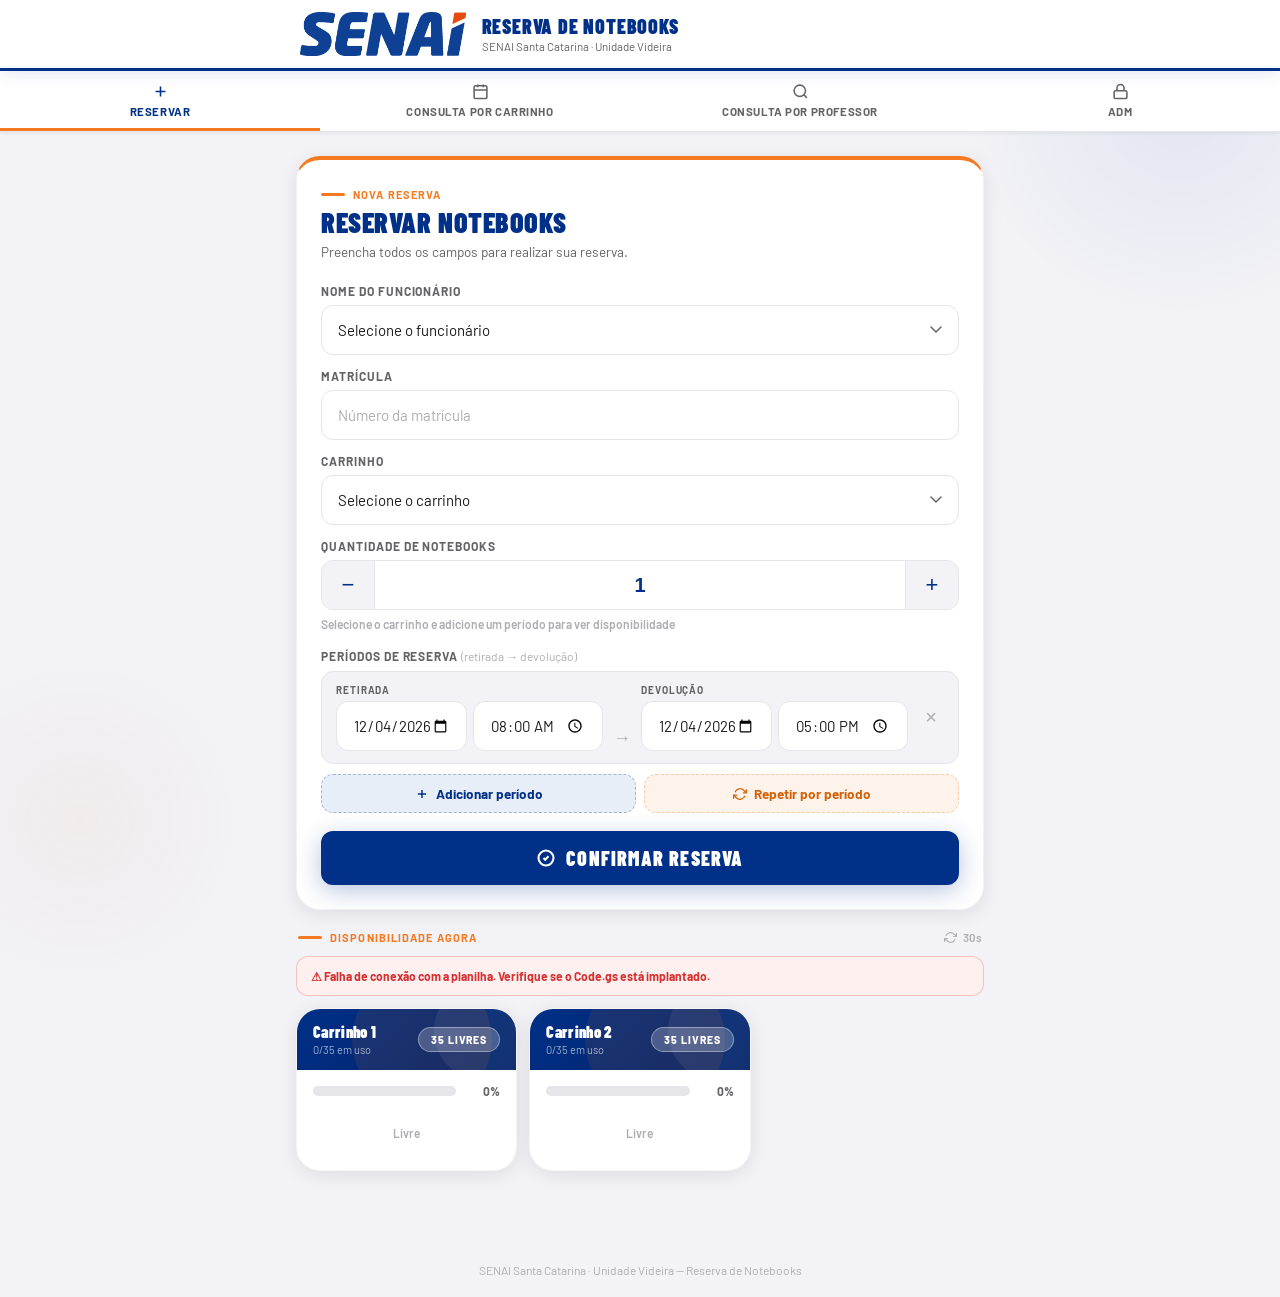
<file: index.html>
<!DOCTYPE html>
<html lang="pt-BR">
<head>
  <meta charset="UTF-8">
  <meta name="viewport" content="width=device-width, initial-scale=1.0">
  <title>Reserva de Notebooks — SENAI SC</title>
  <link rel="preconnect" href="https://fonts.googleapis.com">
  <link rel="preconnect" href="https://fonts.gstatic.com" crossorigin>
  <link rel="icon" type="image/png" href="Logo-S.png">
  <link href="https://fonts.googleapis.com/css2?family=Barlow:wght@400;500;600;700;800&family=Barlow+Condensed:wght@700;800;900&display=swap" rel="stylesheet">
  <link rel="stylesheet" href="style.css">
</head>
<body>
  <header class="header">
    <div class="header-inner">
      <div class="logo-wrap">
        <img src="Logo-SENAI_EP.png" alt="SENAI" class="logo-img">
      </div>
      <div class="header-text">
        <h1>Reserva de Notebooks</h1>
        <p>SENAI Santa Catarina · Unidade Videira</p>
      </div>
    </div>
  </header>
  <nav class="nav-tabs" role="tablist" aria-label="Navegação principal">
    <button class="tab-btn active" data-tab="reservar" role="tab" aria-selected="true">
      <svg viewBox="0 0 24 24" fill="none" stroke="currentColor" stroke-width="2.2" aria-hidden="true"><path d="M12 5v14M5 12h14"/></svg>
      Reservar
    </button>
    <button class="tab-btn" data-tab="consultar" role="tab" aria-selected="false">
      <svg viewBox="0 0 24 24" fill="none" stroke="currentColor" stroke-width="2.2" aria-hidden="true"><rect x="3" y="4" width="18" height="18" rx="2"/><path d="M16 2v4M8 2v4M3 10h18"/></svg>
      Consulta por Carrinho
    </button>
    <button class="tab-btn" data-tab="consulta-professor" role="tab" aria-selected="false">
      <svg viewBox="0 0 24 24" fill="none" stroke="currentColor" stroke-width="2.2" aria-hidden="true"><circle cx="11" cy="11" r="8"/><path d="m21 21-4.35-4.35"/></svg>
      Consulta por Professor
    </button>
    <button class="tab-btn" data-tab="adm" role="tab" aria-selected="false">
      <svg viewBox="0 0 24 24" fill="none" stroke="currentColor" stroke-width="2.2" aria-hidden="true"><rect x="3" y="11" width="18" height="11" rx="2"/><path d="M7 11V7a5 5 0 0110 0v4"/></svg>
      ADM
    </button>
  </nav>
  <main class="main">
    <section id="tab-reservar" class="tab-content active" role="tabpanel">
      <div id="form-section">
        <div class="search-card">
          <div class="search-eyebrow">
            <span class="eyebrow-bar"></span>
            <span>Nova Reserva</span>
          </div>
          <h2>Reservar Notebooks</h2>
          <p class="search-sub">Preencha todos os campos para realizar sua reserva.</p>
          <form id="form-reserva" novalidate autocomplete="off">
            <div class="field-wrap" id="wrap-nome">
              <label for="nome">Nome do Funcionário</label>
              <select id="nome">
                <option value="">Selecione o funcionário</option>
              </select>
              <div class="error-text" id="err-nome">Selecione o funcionário.</div>
            </div>
            <div class="field-wrap" id="wrap-matricula">
              <label for="matricula">Matrícula</label>
              <input type="text" id="matricula" placeholder="Número da matrícula" inputmode="numeric" autocomplete="off">
              <div class="error-text" id="err-matricula">Informe a matrícula.</div>
            </div>
            <div class="field-wrap" id="wrap-unidade">
              <label for="unidade">Carrinho</label>
              <select id="unidade">
                <option value="">Selecione o carrinho</option>
                <option value="Carrinho 1">Carrinho 1</option>
                <option value="Carrinho 2">Carrinho 2</option>
              </select>
              <div class="error-text" id="err-unidade">Selecione o carrinho.</div>
            </div>
            <div class="field-wrap" id="wrap-quantidade">
              <label for="quantidade">Quantidade de Notebooks</label>
              <div class="qty-wrap">
                <button type="button" class="qty-btn" id="qty-minus" aria-label="Diminuir quantidade">−</button>
                <input type="number" id="quantidade" value="1" min="1" max="35" aria-live="polite">
                <button type="button" class="qty-btn" id="qty-plus" aria-label="Aumentar quantidade">+</button>
              </div>
              <div class="qty-hint" id="qty-hint">Selecione o carrinho e adicione um período para ver disponibilidade</div>
              <div class="error-text" id="err-quantidade">Quantidade inválida (mínimo 1).</div>
            </div>
            <div class="field-wrap" id="wrap-slots">
              <label>Períodos de Reserva <span class="label-opcional">(retirada → devolução)</span></label>
              <div id="slot-list"></div>
              <div class="slot-actions-row">
                <button type="button" class="btn-add-slot" id="btn-add-slot">
                  <svg viewBox="0 0 24 24" fill="none" stroke="currentColor" stroke-width="2.5" width="14" height="14" aria-hidden="true"><path d="M12 5v14M5 12h14"/></svg>
                  Adicionar período
                </button>
                <button type="button" class="btn-add-slot btn-recorrente" id="btn-toggle-recorrente">
                  <svg viewBox="0 0 24 24" fill="none" stroke="currentColor" stroke-width="2.2" width="14" height="14" aria-hidden="true"><path d="M23 4v6h-6M1 20v-6h6"/><path d="M3.51 9a9 9 0 0114.85-3.36L23 10M1 14l4.64 4.36A9 9 0 0020.49 15"/></svg>
                  Repetir por período
                </button>
              </div>
              <div id="recorrente-panel" class="recorrente-panel" hidden>
                <div class="field-row">
                  <div class="field-wrap">
                    <label for="rec-inicio">Data início</label>
                    <input type="date" id="rec-inicio">
                  </div>
                  <div class="field-wrap">
                    <label for="rec-fim">Data fim</label>
                    <input type="date" id="rec-fim">
                  </div>
                </div>
                <div class="field-wrap">
                  <label>Repetir nos dias</label>
                  <div class="weekday-picker" id="rec-dias">
                    <button type="button" class="weekday-btn" data-dow="1">Seg</button>
                    <button type="button" class="weekday-btn" data-dow="2">Ter</button>
                    <button type="button" class="weekday-btn" data-dow="3">Qua</button>
                    <button type="button" class="weekday-btn" data-dow="4">Qui</button>
                    <button type="button" class="weekday-btn" data-dow="5">Sex</button>
                    <button type="button" class="weekday-btn" data-dow="6">Sáb</button>
                    <button type="button" class="weekday-btn" data-dow="0">Dom</button>
                  </div>
                </div>
                <div class="field-row">
                  <div class="field-wrap">
                    <label for="rec-hora-ret">Hora de retirada</label>
                    <input type="time" id="rec-hora-ret" min="08:00" max="23:00" value="08:00">
                  </div>
                  <div class="field-wrap">
                    <label for="rec-hora-dev">Hora de devolução</label>
                    <input type="time" id="rec-hora-dev" min="08:00" max="23:00" value="17:00">
                  </div>
                </div>
                <button type="button" class="btn-add-slot" id="btn-gerar-recorrente" style="border-style:solid;background:var(--orange-light);color:var(--orange-dark);border-color:rgba(244,121,32,0.35)">
                  Gerar períodos
                </button>
                <div class="rec-hint" id="rec-hint"></div>
              </div>
              <div class="error-text" id="err-slots">Adicione pelo menos um período de reserva.</div>
            </div>
            <button type="submit" class="btn-buscar" id="btn-reservar">
              <svg viewBox="0 0 24 24" fill="none" stroke="currentColor" stroke-width="2.5" width="20" height="20" aria-hidden="true"><path d="M9 12l2 2 4-4m6 2a9 9 0 11-18 0 9 9 0 0118 0z"/></svg>
              Confirmar Reserva
            </button>
          </form>
          <div id="suggestion-box" class="suggestion-box" hidden></div>
        </div>
      </div>
      <div id="confirmacao" hidden>
        <div class="result-card">
          <div class="card-top">
            <div class="avatar" id="conf-avatar"></div>
            <div class="card-name-block">
              <div class="card-name" id="conf-nome"></div>
              <div class="card-name-sub" id="conf-matricula"></div>
            </div>
            <span class="status-pill status-confirmado">Confirmado</span>
          </div>
          <div class="card-body">
            <div class="info-grid">
              <div>
                <div class="info-lbl">Carrinho</div>
                <div class="info-val" id="conf-unidade"></div>
              </div>
              <div>
                <div class="info-lbl">Quantidade</div>
                <div class="info-val" id="conf-quantidade"></div>
              </div>
            </div>
            <div id="conf-slots"></div>
          </div>
          <div class="card-footer">
            <span class="card-footer-icon">ℹ️</span>
            <p><strong>Retire os notebooks</strong> no armário de carregamento no horário de retirada. Eles retornam ao estoque automaticamente no horário de devolução.</p>
          </div>
        </div>
        <button class="btn-buscar" id="btn-nova-reserva" style="margin-top:12px">
          <svg viewBox="0 0 24 24" fill="none" stroke="currentColor" stroke-width="2.5" width="20" height="20" aria-hidden="true"><path d="M12 5v14M5 12h14"/></svg>
          Nova Reserva
        </button>
      </div>
      <div class="situacao-home-wrap">
        <div class="situacao-home-header">
          <div class="search-eyebrow" style="margin-bottom:0">
            <span class="eyebrow-bar"></span>
            <span>Disponibilidade Agora</span>
          </div>
          <div class="refresh-note" style="margin:0">
            <svg viewBox="0 0 24 24" fill="none" stroke="currentColor" stroke-width="2" width="13" height="13" aria-hidden="true"><path d="M23 4v6h-6M1 20v-6h6"/><path d="M3.51 9a9 9 0 0114.85-3.36L23 10M1 14l4.64 4.36A9 9 0 0020.49 15"/></svg>
            30s
          </div>
        </div>
        <div id="api-status" class="api-status-banner" hidden role="alert"></div>
        <div id="situacao-cards" class="situacao-grid" aria-live="polite"></div>
      </div>
    </section>
    <section id="tab-consultar" class="tab-content" hidden role="tabpanel">
      <div class="search-card">
        <div class="search-eyebrow">
          <span class="eyebrow-bar"></span>
          <span>Consulta por Carrinho</span>
        </div>
        <h2>Consulta por Carrinho</h2>
        <p class="search-sub">Verifique datas e horários disponíveis. Filtre por horário para consultar uma janela específica.</p>
        <div class="field-wrap">
          <label for="cons-unidade">Carrinho</label>
          <select id="cons-unidade">
            <option value="">Todos os carrinhos</option>
            <option value="Carrinho 1">Carrinho 1</option>
            <option value="Carrinho 2">Carrinho 2</option>
          </select>
        </div>
        <div class="field-wrap">
          <label for="cons-mes">Mês de Referência</label>
          <input type="month" id="cons-mes">
        </div>
        <div class="field-row">
          <div class="field-wrap">
            <label for="cons-hora-ret">Horário de retirada <span class="label-opcional">(opcional)</span></label>
            <input type="time" id="cons-hora-ret" min="08:00" max="23:00">
          </div>
          <div class="field-wrap">
            <label for="cons-hora-dev">Horário de devolução <span class="label-opcional">(opcional)</span></label>
            <input type="time" id="cons-hora-dev" min="08:00" max="23:00">
          </div>
        </div>
        <button class="btn-buscar" id="btn-consultar">
          <svg viewBox="0 0 24 24" fill="none" stroke="currentColor" stroke-width="2.5" width="20" height="20" aria-hidden="true"><circle cx="11" cy="11" r="8"/><path d="m21 21-4.35-4.35"/></svg>
          Consultar
        </button>
      </div>
      <div id="consulta-resultado" aria-live="polite"></div>
    </section>
    <section id="tab-consulta-professor" class="tab-content" hidden role="tabpanel">
      <div class="search-card">
        <div class="search-eyebrow">
          <span class="eyebrow-bar"></span>
          <span>Consulta por Professor</span>
        </div>
        <h2>Consultar Reservas por Professor</h2>
        <p class="search-sub">Selecione o funcionário para listar as reservas dele.</p>
        <div class="field-wrap">
          <label for="prof-nome">Nome do Funcionário</label>
          <select id="prof-nome">
            <option value="">Selecione o funcionário</option>
          </select>
        </div>
        <div class="field-wrap">
          <label for="prof-unidade">Carrinho <span class="label-opcional">(opcional)</span></label>
          <select id="prof-unidade">
            <option value="">Todos os carrinhos</option>
            <option value="Carrinho 1">Carrinho 1</option>
            <option value="Carrinho 2">Carrinho 2</option>
          </select>
        </div>
        <div class="field-row">
          <div class="field-wrap">
            <label for="prof-inicio">Data Início <span class="label-opcional">(opcional)</span></label>
            <input type="date" id="prof-inicio">
          </div>
          <div class="field-wrap">
            <label for="prof-fim">Data Fim <span class="label-opcional">(opcional)</span></label>
            <input type="date" id="prof-fim">
          </div>
        </div>
        <button class="btn-buscar" id="btn-consulta-professor">
          <svg viewBox="0 0 24 24" fill="none" stroke="currentColor" stroke-width="2.5" width="20" height="20" aria-hidden="true"><circle cx="11" cy="11" r="8"/><path d="m21 21-4.35-4.35"/></svg>
          Buscar Reservas
        </button>
      </div>
      <div id="consulta-professor-resultado" aria-live="polite"></div>
    </section>
    <section id="tab-adm" class="tab-content" hidden role="tabpanel">
      <div class="search-card">
        <div class="search-eyebrow">
          <span class="eyebrow-bar"></span>
          <span>Área Restrita</span>
        </div>
        <h2>Acesso Administrativo</h2>
        <p class="search-sub">Digite a senha de administrador para acessar o painel ADM.</p>
        <div class="field-wrap" id="wrap-adm-senha">
          <label for="adm-senha">Senha de Acesso</label>
          <div class="password-wrap">
            <input type="password" id="adm-senha" placeholder="Digite a senha" autocomplete="off">
            <button type="button" class="btn-eye" id="btn-eye-adm" aria-label="Mostrar senha">
              <svg viewBox="0 0 24 24" fill="none" stroke="currentColor" stroke-width="2" width="20" height="20" aria-hidden="true"><path d="M1 12s4-8 11-8 11 8 11 8-4 8-11 8-11-8-11-8z"/><circle cx="12" cy="12" r="3"/></svg>
            </button>
          </div>
          <div class="error-text" id="err-adm-senha">Informe a senha.</div>
        </div>
        <div id="adm-login-erro"></div>
        <button class="btn-buscar" id="btn-adm-acessar">
          <svg viewBox="0 0 24 24" fill="none" stroke="currentColor" stroke-width="2.5" width="20" height="20" aria-hidden="true"><rect x="3" y="11" width="18" height="11" rx="2"/><path d="M7 11V7a5 5 0 0110 0v4"/></svg>
          Acessar
        </button>
      </div>
    </section>
  </main>
  <footer class="footer">
    <p>SENAI Santa Catarina · Unidade Videira — Reserva de Notebooks</p>
  </footer>
  <div id="toast" class="toast" role="status" aria-live="polite"></div>
  <script src="app.js"></script>
</body>
</html>
</file>
<file: style.css>
/* ════════════════════════════════════════════════
   SENAI – Reserva de Notebooks | style.css
   Cores oficiais: Azul #003087 | Laranja #F47920
   ════════════════════════════════════════════════ */
:root {
  --blue:         #003087;
  --blue-dark:    #002166;
  --blue-mid:     #004BB5;
  --blue-light:   #E8EEF8;
  --blue-xlight:  #F0F4FB;
  --orange:       #F47920;
  --orange-dark:  #D4620A;
  --orange-light: #FEF3EA;
  --charcoal:     #1C1C1E;
  --gray-80:      #3A3A3C;
  --gray-60:      #636366;
  --gray-40:      #AEAEB2;
  --gray-20:      #E5E5EA;
  --gray-10:      #F2F2F7;
  --white:        #FFFFFF;
  --green:        #1A7F37;
  --green-bg:     #EAF7EE;
  --green-border: #A7E3B8;
  --red:          #D63031;
  --red-bg:       #FFF0F0;
  --shadow-sm:   0 1px 4px rgba(0,0,0,0.07);
  --shadow-md:   0 4px 20px rgba(0,0,0,0.09);
  --shadow-blue: 0 6px 24px rgba(0,48,135,0.28);
  --r-sm:   8px;
  --r-md:   12px;
  --r-lg:   18px;
  --r-xl:   24px;
  --r-full: 9999px;
}
/* ─── RESET ─── */
*, *::before, *::after { box-sizing: border-box; margin: 0; padding: 0; }
html { scroll-behavior: smooth; }
body {
  font-family: 'Barlow', -apple-system, BlinkMacSystemFont, sans-serif;
  background: var(--gray-10);
  color: var(--charcoal);
  min-height: 100vh;
  -webkit-font-smoothing: antialiased;
  position: relative;
}
body::before {
  content: '';
  position: fixed; top: -120px; right: -120px;
  width: 440px; height: 440px; border-radius: 50%;
  background: radial-gradient(circle, rgba(0,48,135,0.06) 0%, transparent 70%);
  pointer-events: none; z-index: 0;
}
body::after {
  content: '';
  position: fixed; bottom: -80px; left: -80px;
  width: 320px; height: 320px; border-radius: 50%;
  background: radial-gradient(circle, rgba(244,121,32,0.05) 0%, transparent 70%);
  pointer-events: none; z-index: 0;
}
/* ══════════════════════════════════
   HEADER
══════════════════════════════════ */
.header {
  background: var(--white);
  border-bottom: 3px solid var(--blue);
  position: sticky; top: 0; z-index: 100;
  box-shadow: 0 2px 16px rgba(0,48,135,0.12);
}
.header-inner {
  max-width: 720px;
  margin: 0 auto;
  padding: 12px 20px;
  display: flex;
  align-items: center;
  gap: 16px;
}
.logo-wrap {
  flex-shrink: 0;
  display: flex;
  align-items: center;
}
.logo-img {
  height: 44px;
  width: auto;
  display: block;
  object-fit: contain;
}
.header-text { flex: 1; }
.header-text h1 {
  font-family: 'Barlow Condensed', sans-serif;
  font-size: 20px; font-weight: 900;
  color: var(--blue);
  text-transform: uppercase; letter-spacing: 0.04em;
  line-height: 1.1;
}
.header-text p {
  font-size: 11.5px;
  color: var(--gray-60);
  margin-top: 2px;
}
/* ══════════════════════════════════
   NAV TABS
══════════════════════════════════ */
.nav-tabs {
  background: var(--white);
  border-bottom: 1px solid var(--gray-20);
  position: sticky; top: 67px; z-index: 90;
  box-shadow: var(--shadow-sm);
  display: flex;
  overflow-x: auto;
  -webkit-overflow-scrolling: touch;
  scrollbar-width: none;
}
.nav-tabs::-webkit-scrollbar { display: none; }
.tab-btn {
  flex: 1;
  min-width: 80px;
  padding: 12px 8px 10px;
  background: none;
  border: none;
  border-bottom: 3px solid transparent;
  cursor: pointer;
  font-family: 'Barlow', sans-serif;
  font-size: 11.5px;
  font-weight: 700;
  color: var(--gray-60);
  text-transform: uppercase;
  letter-spacing: 0.05em;
  display: flex;
  flex-direction: column;
  align-items: center;
  gap: 4px;
  transition: color .15s, border-color .15s;
  white-space: nowrap;
}
.tab-btn svg { width: 17px; height: 17px; }
.tab-btn:hover { color: var(--blue); }
.tab-btn.active {
  color: var(--blue);
  border-bottom-color: var(--orange);
}
/* ══════════════════════════════════
   LAYOUT
══════════════════════════════════ */
.main {
  max-width: 720px;
  margin: 0 auto;
  padding: 24px 16px 72px;
  position: relative; z-index: 1;
}
.tab-content { display: block; }
.tab-content:not(.active) { display: none; }
/* ══════════════════════════════════
   SEARCH CARD (base)
══════════════════════════════════ */
.search-card {
  background: var(--white);
  border-radius: var(--r-xl);
  box-shadow: var(--shadow-md);
  padding: 28px 24px 24px;
  margin-bottom: 20px;
  border: 1px solid rgba(0,0,0,0.05);
  border-top: 4px solid var(--orange);
}
.search-eyebrow {
  display: flex; align-items: center; gap: 8px;
  margin-bottom: 6px;
}
.eyebrow-bar {
  display: inline-block;
  width: 24px; height: 3px;
  background: var(--orange); border-radius: 2px;
}
.search-eyebrow span {
  font-size: 11px; font-weight: 700;
  text-transform: uppercase; letter-spacing: 0.1em;
  color: var(--orange);
}
.search-card h2 {
  font-family: 'Barlow Condensed', sans-serif;
  font-size: 28px; font-weight: 900;
  text-transform: uppercase; letter-spacing: 0.02em;
  color: var(--blue); line-height: 1.1;
  margin-bottom: 4px;
}
.search-sub {
  font-size: 13.5px; color: var(--gray-60);
  margin-bottom: 22px; line-height: 1.5;
}
/* ══════════════════════════════════
   FORM FIELDS
══════════════════════════════════ */
.field-wrap { margin-bottom: 14px; }
.field-wrap label {
  display: block;
  font-size: 12px; font-weight: 700;
  text-transform: uppercase; letter-spacing: 0.08em;
  color: var(--gray-60); margin-bottom: 7px;
}
.label-opcional {
  font-weight: 400; text-transform: none;
  letter-spacing: 0; color: var(--gray-40);
}
.field-wrap input[type="text"],
.field-wrap input[type="date"],
.field-wrap input[type="month"],
.field-wrap input[type="password"],
.field-wrap select {
  width: 100%; height: 50px;
  border: 1.5px solid var(--gray-20);
  border-radius: var(--r-md);
  padding: 0 16px;
  font-family: 'Barlow', sans-serif;
  font-size: 15px; color: var(--charcoal);
  background: var(--white);
  transition: border-color .2s, box-shadow .2s;
  -webkit-appearance: none; appearance: none;
}
.field-wrap textarea {
  width: 100%;
  border: 1.5px solid var(--gray-20);
  border-radius: var(--r-sm);
  padding: 10px 14px;
  font-family: 'Barlow', sans-serif;
  font-size: 14px;
  color: var(--charcoal);
  background: var(--white);
  resize: vertical;
  min-height: 72px;
  transition: border-color .15s, box-shadow .15s;
}
.field-wrap textarea:focus {
  outline: none;
  border-color: var(--blue-mid);
  box-shadow: 0 0 0 3px rgba(0,48,135,0.1);
}
.field-wrap input::placeholder,
.field-wrap textarea::placeholder { color: var(--gray-40); }
.field-wrap input:focus,
.field-wrap select:focus {
  outline: none;
  border-color: var(--blue);
  box-shadow: 0 0 0 3px rgba(0,48,135,0.12);
}
.field-wrap select {
  cursor: pointer;
  background-image: url("data:image/svg+xml,%3Csvg xmlns='http://www.w3.org/2000/svg' width='12' height='8' viewBox='0 0 12 8'%3E%3Cpath d='M1 1l5 5 5-5' stroke='%23636366' stroke-width='1.5' fill='none' stroke-linecap='round'/%3E%3C/svg%3E");
  background-repeat: no-repeat;
  background-position: right 16px center;
  padding-right: 42px;
}
.field-row {
  display: grid;
  grid-template-columns: 1fr 1fr;
  gap: 12px;
}
/* ══════════════════════════════════
   QUANTITY STEPPER
══════════════════════════════════ */
.qty-wrap {
  display: flex;
  align-items: stretch;
  border: 1.5px solid var(--gray-20);
  border-radius: var(--r-md);
  overflow: hidden;
  height: 50px;
  transition: border-color .2s, box-shadow .2s;
}
.qty-wrap:focus-within {
  border-color: var(--blue);
  box-shadow: 0 0 0 3px rgba(0,48,135,0.12);
}
.qty-btn {
  width: 52px;
  background: var(--gray-10);
  border: none;
  font-size: 22px; font-weight: 400;
  color: var(--blue);
  cursor: pointer;
  transition: background .15s;
  flex-shrink: 0;
  display: flex; align-items: center; justify-content: center;
}
.qty-btn:hover  { background: var(--blue-light); }
.qty-btn:active { background: var(--blue-light); }
.qty-wrap input[type="number"] {
  flex: 1;
  border: none;
  border-left: 1.5px solid var(--gray-20);
  border-right: 1.5px solid var(--gray-20);
  border-radius: 0;
  text-align: center;
  font-size: 20px; font-weight: 700;
  color: var(--blue);
  background: var(--white);
  height: 100%;
  -webkit-appearance: none; appearance: none;
  padding: 0;
}
.qty-wrap input[type="number"]:focus { outline: none; box-shadow: none; border-color: var(--gray-20); }
.qty-wrap input[type="number"]::-webkit-inner-spin-button,
.qty-wrap input[type="number"]::-webkit-outer-spin-button { -webkit-appearance: none; }
.qty-hint {
  font-size: 12px; font-weight: 600;
  margin-top: 7px;
  color: var(--gray-40);
  min-height: 18px;
  transition: color .2s;
}
.qty-hint.qty-ok   { color: var(--green); }
.qty-hint.qty-low  { color: var(--orange-dark); }
.qty-hint.qty-none { color: var(--red); }
/* ══════════════════════════════════
   BUTTONS
══════════════════════════════════ */
.btn-buscar {
  width: 100%; height: 54px;
  background: var(--blue);
  color: var(--white);
  border: none; border-radius: var(--r-md);
  font-family: 'Barlow Condensed', sans-serif;
  font-size: 20px; font-weight: 900;
  letter-spacing: 0.06em; text-transform: uppercase;
  cursor: pointer;
  display: flex; align-items: center; justify-content: center; gap: 10px;
  box-shadow: var(--shadow-blue);
  transition: background .18s, transform .1s, box-shadow .18s;
  margin-top: 18px;
}
.btn-buscar:hover {
  background: var(--blue-dark);
  box-shadow: 0 8px 30px rgba(0,48,135,0.38);
  transform: translateY(-1px);
}
.btn-buscar:active { transform: scale(0.98); box-shadow: none; }
.btn-buscar:disabled { opacity: 0.55; cursor: not-allowed; transform: none; }
.btn-novo {
  display: inline-block;
  background: var(--blue-light);
  color: var(--blue);
  border: 1.5px solid rgba(0,48,135,0.2);
  border-radius: var(--r-md);
  font-family: 'Barlow', sans-serif;
  font-size: 14px; font-weight: 700;
  padding: 10px 22px; cursor: pointer;
  transition: background .15s;
}
.btn-novo:hover { background: var(--blue-xlight); }
/* ══════════════════════════════════
   RESULT CARDS
══════════════════════════════════ */
.result-card {
  background: var(--white);
  border-radius: var(--r-xl);
  box-shadow: var(--shadow-md);
  overflow: hidden;
  margin-bottom: 16px;
  border: 1px solid rgba(0,0,0,0.04);
  transition: box-shadow .22s, transform .22s;
  animation: fadeUp .32s ease both;
}
.result-card:hover {
  box-shadow: 0 8px 32px rgba(0,48,135,0.15);
  transform: translateY(-2px);
}
@keyframes fadeUp {
  from { opacity: 0; transform: translateY(12px); }
  to   { opacity: 1; transform: translateY(0); }
}
.card-top {
  background: linear-gradient(135deg, var(--blue) 0%, var(--blue-dark) 100%);
  padding: 18px 22px;
  display: flex; align-items: center; gap: 14px;
  position: relative; overflow: hidden;
}
.card-top::before {
  content: ''; position: absolute;
  top: -28px; right: -18px;
  width: 100px; height: 100px; border-radius: 50%;
  background: rgba(255,255,255,0.07); pointer-events: none;
}
.card-top::after {
  content: ''; position: absolute;
  bottom: -40px; left: 25%;
  width: 140px; height: 140px; border-radius: 50%;
  background: rgba(244,121,32,0.10); pointer-events: none;
}
.avatar {
  width: 50px; height: 50px; border-radius: 50%;
  background: rgba(255,255,255,0.18);
  border: 2px solid rgba(255,255,255,0.38);
  display: flex; align-items: center; justify-content: center;
  font-family: 'Barlow Condensed', sans-serif;
  font-size: 19px; font-weight: 900;
  color: var(--white); flex-shrink: 0;
  letter-spacing: 0.04em; z-index: 1;
}
.card-name-block { flex: 1; z-index: 1; min-width: 0; }
.card-name {
  font-family: 'Barlow Condensed', sans-serif;
  font-size: 21px; font-weight: 900;
  color: var(--white); letter-spacing: 0.02em; line-height: 1.1;
  white-space: nowrap; overflow: hidden; text-overflow: ellipsis;
}
.card-name-sub {
  font-size: 11.5px;
  color: rgba(255,255,255,0.62);
  margin-top: 3px;
}
.status-pill {
  padding: 5px 12px; border-radius: var(--r-full);
  font-size: 10.5px; font-weight: 800;
  text-transform: uppercase; letter-spacing: 0.09em;
  flex-shrink: 0; z-index: 1; white-space: nowrap;
}
.status-confirmado {
  background: rgba(255,255,255,0.22);
  color: #fff;
  border: 1px solid rgba(255,255,255,0.38);
}
.status-pendente {
  background: rgba(244,121,32,0.35);
  color: #ffe0b2;
  border: 1px solid rgba(244,121,32,0.5);
}
.status-cancelado {
  background: rgba(0,0,0,0.22);
  color: rgba(255,255,255,0.5);
  border: 1px solid rgba(255,255,255,0.15);
}
.card-body { padding: 20px 22px; }
.info-grid {
  display: grid;
  grid-template-columns: 1fr 1fr;
  gap: 16px; margin-bottom: 18px;
}
.info-lbl {
  font-size: 10.5px; font-weight: 700;
  text-transform: uppercase; letter-spacing: 0.09em;
  color: var(--gray-40); margin-bottom: 4px;
}
.info-val {
  font-size: 15px; font-weight: 600;
  color: var(--charcoal); line-height: 1.3;
}
.card-footer {
  border-top: 1px solid rgba(0,48,135,0.08);
  padding: 12px 22px;
  background: var(--blue-xlight);
  display: flex; align-items: flex-start; gap: 10px;
}
.card-footer-icon { font-size: 14px; flex-shrink: 0; margin-top: 1px; }
.card-footer p { font-size: 12.5px; color: var(--gray-60); line-height: 1.5; }
.card-footer strong { color: var(--charcoal); font-weight: 700; }
/* ══════════════════════════════════
   AVAILABILITY TABLE
══════════════════════════════════ */
.avail-table-wrap {
  overflow-x: auto;
  margin-bottom: 14px;
  border-radius: var(--r-md);
  border: 1px solid var(--gray-20);
}
.avail-table {
  width: 100%;
  border-collapse: collapse;
  font-size: 13px;
}
.avail-table thead th {
  background: var(--blue);
  color: var(--white);
  font-family: 'Barlow Condensed', sans-serif;
  font-size: 13px; font-weight: 900;
  text-transform: uppercase; letter-spacing: 0.05em;
  padding: 10px 14px;
  text-align: center;
  white-space: nowrap;
}
.avail-table thead th:first-child { text-align: left; }
.avail-table tbody tr:nth-child(even) { background: var(--gray-10); }
.avail-table tbody tr:hover { background: var(--blue-xlight); }
.avail-table td {
  padding: 9px 14px;
  border-bottom: 1px solid var(--gray-20);
  text-align: center;
  vertical-align: middle;
}
.avail-table td:first-child { text-align: left; }
.avail-table tbody tr:last-child td { border-bottom: none; }
.avail-date strong { font-size: 14px; color: var(--charcoal); display: block; }
.avail-date small  { font-size: 11px; color: var(--gray-60); }
.avail-badge {
  display: inline-block;
  padding: 3px 10px;
  border-radius: var(--r-full);
  font-size: 12px; font-weight: 700;
  white-space: nowrap;
}
.avail-ok   { background: var(--green-bg);     color: var(--green);       border: 1px solid var(--green-border); }
.avail-mid  { background: var(--orange-light);  color: var(--orange-dark); border: 1px solid rgba(244,121,32,0.3); }
.avail-low  { background: #FFF3F3;              color: #B94040;            border: 1px solid #F0B4B4; }
.avail-none { background: #FDEAEA;              color: var(--red);         border: 1px solid #F0B4B4; font-weight: 800; }
.avail-legend {
  font-size: 11.5px; color: var(--gray-60);
  display: flex; flex-wrap: wrap; gap: 8px;
  align-items: center;
  padding-top: 4px;
}
/* ══════════════════════════════════
   USO BAR — Situação Atual
══════════════════════════════════ */
.uso-bar-wrap {
  display: flex; align-items: center; gap: 10px;
  margin-bottom: 18px;
}
.uso-bar-bg {
  flex: 1; height: 10px;
  background: var(--gray-20);
  border-radius: var(--r-full);
  overflow: hidden;
}
.uso-bar-fill {
  height: 100%;
  border-radius: var(--r-full);
  transition: width .5s ease;
}
.bar-ok   { background: var(--green); }
.bar-mid  { background: var(--orange); }
.bar-high { background: #D06020; }
.bar-full { background: var(--red); }
.uso-bar-pct {
  font-size: 12px; font-weight: 700;
  color: var(--gray-60);
  min-width: 34px; text-align: right;
}
.reserva-row {
  display: flex; align-items: center; gap: 12px;
  padding: 10px 0;
  border-bottom: 1px solid var(--gray-20);
}
.reserva-row:last-child { border-bottom: none; }
.reserva-now {
  background: var(--blue-xlight);
  margin: 0 -22px;
  padding-left: 22px; padding-right: 22px;
}
.refresh-note {
  display: flex; align-items: center; gap: 6px;
  font-size: 11.5px; color: var(--gray-40);
  font-weight: 600;
  margin-top: -8px; margin-bottom: 4px;
}
/* ══════════════════════════════════
   EXPORT AREA
══════════════════════════════════ */
.password-wrap {
  display: flex; align-items: center;
  border: 1.5px solid var(--gray-20);
  border-radius: var(--r-md);
  overflow: hidden;
  background: var(--white);
  height: 50px;
  transition: border-color .2s, box-shadow .2s;
}
.password-wrap:focus-within {
  border-color: var(--blue);
  box-shadow: 0 0 0 3px rgba(0,48,135,0.12);
}
.password-wrap input {
  flex: 1; height: 100%;
  border: none !important;
  box-shadow: none !important;
  border-radius: 0 !important;
  padding: 0 16px;
  font-family: 'Barlow', sans-serif;
  font-size: 15px;
  background: transparent;
}
.password-wrap input:focus { outline: none; box-shadow: none !important; }
.btn-eye {
  width: 48px; height: 100%;
  background: none; border: none;
  color: var(--gray-40);
  cursor: pointer;
  display: flex; align-items: center; justify-content: center;
  transition: color .15s;
  flex-shrink: 0;
}
.btn-eye:hover { color: var(--blue); }
.error-msg {
  font-size: 12.5px; font-weight: 600;
  color: var(--red);
  margin-top: 8px;
  padding: 9px 13px;
  background: var(--red-bg);
  border-radius: var(--r-sm);
  border: 1px solid rgba(214,48,49,0.2);
}
/* ══════════════════════════════════
   EMPTY STATE
══════════════════════════════════ */
.empty-state {
  background: var(--white);
  border-radius: var(--r-xl);
  box-shadow: var(--shadow-md);
  text-align: center;
  padding: 48px 24px;
  border: 1px solid rgba(0,0,0,0.04);
}
.empty-emoji { font-size: 46px; margin-bottom: 12px; }
.empty-state h3 { font-size: 18px; font-weight: 700; color: var(--blue); margin-bottom: 6px; }
.empty-state p  { font-size: 14px; color: var(--gray-60); line-height: 1.6; }
/* ══════════════════════════════════
   SPINNER DE LOADING (botões)
══════════════════════════════════ */
.spinner-btn {
  display: inline-block;
  width: 16px; height: 16px;
  border: 2px solid rgba(255,255,255,0.4);
  border-top-color: #fff;
  border-radius: 50%;
  animation: spin .65s linear infinite;
  vertical-align: middle;
  margin-right: 2px;
}
@keyframes spin { to { transform: rotate(360deg); } }
/* ══════════════════════════════════
   TOAST
══════════════════════════════════ */
.toast {
  position: fixed;
  bottom: 24px; left: 50%;
  transform: translateX(-50%) translateY(90px);
  background: var(--charcoal);
  color: var(--white);
  padding: 12px 24px;
  border-radius: var(--r-full);
  font-size: 13.5px; font-weight: 600;
  box-shadow: 0 8px 32px rgba(0,0,0,0.22);
  z-index: 9999;
  transition: transform .28s cubic-bezier(.34,1.56,.64,1), opacity .2s;
  opacity: 0;
  pointer-events: none;
  white-space: nowrap;
  max-width: calc(100vw - 32px);
  text-overflow: ellipsis;
  overflow: hidden;
}
.toast.show { transform: translateX(-50%) translateY(0); opacity: 1; }
.toast.toast-success { background: var(--green); }
.toast.toast-warn    { background: var(--orange-dark); }
.toast.toast-error   { background: var(--red); }
/* ══════════════════════════════════
   FOOTER
══════════════════════════════════ */
.footer {
  text-align: center;
  padding: 20px 16px;
  font-size: 12px; color: var(--gray-40);
  position: relative; z-index: 1;
  display: flex; align-items: center; justify-content: center; gap: 8px;
}
/* ══════════════════════════════════
   VALIDAÇÃO – estados de erro
══════════════════════════════════ */
.error-text {
  display: none;
  font-size: 11.5px; font-weight: 600;
  color: var(--red);
  margin-top: 6px;
}
.field-wrap.has-error > input,
.field-wrap.has-error > select,
.field-wrap.has-error .qty-wrap {
  border-color: var(--red) !important;
  box-shadow: 0 0 0 3px rgba(214,48,49,0.1) !important;
}
.field-wrap.has-error .error-text { display: block; }
.field-wrap.has-error#wrap-slots .btn-add-slot { border-color: rgba(214,48,49,0.4); }
.field-wrap input[type="time"] {
  width: 100%; height: 50px;
  border: 1.5px solid var(--gray-20);
  border-radius: var(--r-md);
  padding: 0 16px;
  font-family: 'Barlow', sans-serif;
  font-size: 15px; color: var(--charcoal);
  background: var(--white);
  transition: border-color .2s, box-shadow .2s;
  -webkit-appearance: none; appearance: none;
}
.field-wrap input[type="time"]:focus {
  outline: none;
  border-color: var(--blue);
  box-shadow: 0 0 0 3px rgba(0,48,135,0.12);
}
/* ══════════════════════════════════
   SLOT ROWS — períodos de reserva
══════════════════════════════════ */
#slot-list { display: flex; flex-direction: column; gap: 10px; margin-bottom: 10px; }
.slot-row {
  display: flex; align-items: flex-start; gap: 8px;
  background: var(--gray-10);
  border: 1.5px solid var(--gray-20);
  border-radius: var(--r-md);
  padding: 12px 12px 12px 14px;
  animation: fadeUp .22s ease both;
  position: relative;
}
.slot-row.slot-error { border-color: var(--red); background: var(--red-bg); }
.slot-fields {
  flex: 1;
  display: grid;
  grid-template-columns: 1fr auto 1fr;
  gap: 8px;
  align-items: center;
}
.slot-group { display: flex; flex-direction: column; gap: 5px; min-width: 0; }
.slot-lbl {
  font-size: 10px; font-weight: 700;
  text-transform: uppercase; letter-spacing: 0.09em;
  color: var(--gray-60);
}
.slot-dt {
  display: grid;
  grid-template-columns: 1fr 1fr;
  gap: 6px;
  min-width: 0;
}
.slot-dt input {
  width: 100%; height: 42px;
  border: 1.5px solid var(--gray-20);
  border-radius: var(--r-sm);
  padding: 0 10px;
  font-family: 'Barlow', sans-serif;
  font-size: 13.5px; color: var(--charcoal);
  background: var(--white);
  transition: border-color .18s, box-shadow .18s;
  -webkit-appearance: none; appearance: none;
  min-width: 0;
}
.slot-dt input:focus {
  outline: none;
  border-color: var(--blue);
  box-shadow: 0 0 0 3px rgba(0,48,135,0.1);
}
.slot-sep {
  color: var(--gray-40); font-size: 18px; font-weight: 700;
  padding: 0 2px; align-self: flex-end; margin-bottom: 2px;
  user-select: none;
}
.slot-remove {
  width: 30px; height: 30px; flex-shrink: 0;
  background: none; border: none;
  color: var(--gray-40); cursor: pointer;
  font-size: 20px; line-height: 1;
  border-radius: var(--r-full);
  display: flex; align-items: center; justify-content: center;
  transition: background .15s, color .15s;
  margin-top: 18px;
}
.slot-remove:hover { background: var(--red-bg); color: var(--red); }
.btn-add-slot {
  display: flex; align-items: center; gap: 7px;
  padding: 10px 16px;
  background: var(--blue-light);
  color: var(--blue);
  border: 1.5px dashed rgba(0,48,135,0.3);
  border-radius: var(--r-md);
  font-family: 'Barlow', sans-serif;
  font-size: 13.5px; font-weight: 700;
  cursor: pointer; width: 100%;
  justify-content: center;
  transition: background .15s, border-color .15s;
}
.btn-add-slot:hover { background: var(--blue-xlight); border-color: rgba(0,48,135,0.5); }
.slot-actions-row { display: grid; grid-template-columns: 1fr 1fr; gap: 8px; }
.slot-actions-row .btn-add-slot { width: auto; }
.btn-recorrente { background: var(--orange-light); color: var(--orange-dark); border-color: rgba(244,121,32,0.35); }
.btn-recorrente:hover { background: #FCE7D6; border-color: rgba(244,121,32,0.55); }
/* ══════════════════════════════════
   RESERVA RECORRENTE
══════════════════════════════════ */
.recorrente-panel {
  margin-top: 10px;
  padding: 14px;
  background: var(--orange-light);
  border: 1.5px solid rgba(244,121,32,0.25);
  border-radius: var(--r-md);
  animation: fadeUp .2s ease both;
}
.recorrente-panel .field-wrap:last-of-type { margin-bottom: 12px; }
.weekday-picker { display: grid; grid-template-columns: repeat(7, 1fr); gap: 6px; }
.weekday-btn {
  height: 38px;
  border: 1.5px solid var(--gray-20);
  border-radius: var(--r-sm);
  background: var(--white);
  color: var(--gray-60);
  font-family: 'Barlow', sans-serif;
  font-size: 12px; font-weight: 700;
  cursor: pointer;
  transition: background .15s, border-color .15s, color .15s;
}
.weekday-btn:hover { border-color: rgba(244,121,32,0.5); }
.weekday-btn.active {
  background: var(--orange);
  border-color: var(--orange);
  color: var(--white);
}
.rec-hint {
  font-size: 11.5px; font-weight: 700;
  margin-top: 8px; text-align: center;
  min-height: 15px;
}
.rec-hint-ok    { color: var(--green); }
.rec-hint-error { color: var(--red); }
@media (max-width: 480px) {
  .slot-actions-row { grid-template-columns: 1fr; }
  .weekday-picker    { grid-template-columns: repeat(4, 1fr); }
}
/* ══════════════════════════════════
   SLOT BADGE — tabela de consulta
══════════════════════════════════ */
.slot-time-badge {
  display: inline-flex; align-items: center;
  background: var(--blue-xlight);
  color: var(--blue);
  border: 1px solid rgba(0,48,135,0.18);
  border-radius: var(--r-full);
  font-size: 11px; font-weight: 700;
  padding: 2px 9px;
  white-space: nowrap;
  margin: 2px 3px 2px 0;
}
.avail-slots-cell { font-size: 12px; color: var(--charcoal); text-align: left !important; }
.conf-slot-row {
  background: var(--blue-xlight);
  border: 1.5px solid rgba(0,48,135,0.12);
  border-radius: var(--r-md);
  padding: 10px 14px;
  margin-bottom: 8px;
  font-size: 13.5px;
}
.conf-slot-row:last-child { margin-bottom: 0; }
.conf-slot-row .slot-row-label {
  font-size: 10px; font-weight: 700;
  text-transform: uppercase; letter-spacing: 0.09em;
  color: var(--gray-60); margin-bottom: 4px;
}
.conf-slot-row .slot-row-val {
  font-weight: 700; color: var(--blue);
}
/* ══════════════════════════════════
   SUGGESTION BOX — datas próximas
══════════════════════════════════ */
.suggestion-box {
  background: var(--orange-light);
  border: 1.5px solid rgba(244,121,32,0.3);
  border-radius: var(--r-md);
  padding: 14px 16px;
  margin-top: 14px;
  animation: fadeUp .28s ease both;
}
.suggestion-title {
  font-size: 12.5px; font-weight: 700;
  color: var(--orange-dark);
  margin-bottom: 10px;
  display: flex; align-items: center; gap: 6px;
}
.suggestion-item {
  display: flex; align-items: center; justify-content: space-between;
  padding: 7px 0;
  border-bottom: 1px solid rgba(244,121,32,0.15);
  font-size: 13px;
  gap: 8px;
}
.suggestion-item:last-child { border-bottom: none; }
.suggestion-info { flex: 1; }
.suggestion-info strong { color: var(--charcoal); font-weight: 700; }
.suggestion-info small  { color: var(--gray-60); font-size: 11px; display: block; margin-top: 1px; }
.btn-use-suggestion {
  background: var(--orange); color: var(--white);
  border: none; border-radius: var(--r-sm);
  padding: 5px 14px;
  font-family: 'Barlow', sans-serif;
  font-size: 12px; font-weight: 700;
  cursor: pointer; white-space: nowrap;
  transition: background .15s;
}
.btn-use-suggestion:hover { background: var(--orange-dark); }
/* ══════════════════════════════════
   API STATUS BANNER
══════════════════════════════════ */
.api-status-banner {
  background: var(--red-bg);
  border: 1.5px solid rgba(214,48,49,0.25);
  border-radius: var(--r-md);
  padding: 10px 14px;
  font-size: 12px; font-weight: 700;
  color: var(--red);
  margin-bottom: 12px;
  line-height: 1.5;
}
/* ══════════════════════════════════
   SITUAÇÃO HOME — painel na 1ª página
══════════════════════════════════ */
.situacao-home-wrap { margin-top: 10px; }
.situacao-home-header {
  display: flex;
  align-items: center;
  justify-content: space-between;
  margin-bottom: 12px;
  padding: 0 2px;
}
.situacao-grid {
  display: grid;
  grid-template-columns: repeat(3, 1fr);
  gap: 12px;
  align-items: start;
}
.situacao-grid .result-card { margin-bottom: 0; }
.situacao-grid .card-top { padding: 14px 16px; gap: 10px; }
.situacao-grid .card-name { font-size: 16px; }
.situacao-grid .card-name-sub { font-size: 11px; margin-top: 2px; }
.situacao-grid .card-body { padding: 14px 16px; }
.situacao-grid .reserva-now {
  margin: 0 -16px;
  padding-left: 16px;
  padding-right: 16px;
}
.situacao-grid .reserva-row { gap: 8px; padding: 8px 0; }
.situacao-grid .uso-bar-wrap { margin-bottom: 12px; }
/* ══════════════════════════════════
   RESPONSIVE
══════════════════════════════════ */
@media (max-width: 540px) {
  .situacao-grid { grid-template-columns: 1fr; }
  .logo-img       { height: 36px; }
  .header-text h1 { font-size: 17px; }
  .search-card    { padding: 20px 16px; border-radius: var(--r-lg); }
  .search-card h2 { font-size: 24px; }
  .tab-btn        { font-size: 10px; padding: 10px 4px 8px; min-width: 64px; }
  .tab-btn svg    { width: 15px; height: 15px; }
  .info-grid      { grid-template-columns: 1fr; gap: 12px; }
  .card-top       { padding: 14px 16px; gap: 12px; }
  .card-body      { padding: 16px; }
  .card-footer    { padding: 12px 16px; }
  .card-name      { font-size: 18px; }
  .field-row      { grid-template-columns: 1fr; }
  .avail-legend   { gap: 6px; font-size: 10.5px; }
  .reserva-now    { margin: 0 -16px; padding-left: 16px; padding-right: 16px; }
  .slot-fields    { grid-template-columns: 1fr; gap: 10px; }
  .slot-sep       { display: none; }
  .slot-dt        { grid-template-columns: 1fr 1fr; }
}
@media (max-width: 360px) {
  .logo-img       { height: 30px; }
  .header-text h1 { font-size: 15px; }
  .btn-buscar     { font-size: 17px; height: 50px; }
  .slot-dt        { grid-template-columns: 1fr; }
}
/* ══════════════════════════════════
   GERENCIAR — lista de reservas
══════════════════════════════════ */
.ger-list { display: flex; flex-direction: column; gap: 10px; margin-top: 14px; }
.ger-item {
  background: var(--white);
  border: 1.5px solid var(--gray-20);
  border-radius: var(--r-md);
  padding: 14px 16px;
  display: flex;
  align-items: flex-start;
  gap: 12px;
  animation: fadeUp .22s ease both;
  transition: border-color .18s, box-shadow .18s;
}
.ger-item:hover {
  border-color: rgba(0,48,135,0.25);
  box-shadow: var(--shadow-sm);
}
.ger-item-info  { flex: 1; min-width: 0; }
.ger-item-name  { font-size: 14.5px; font-weight: 700; color: var(--charcoal); }
.ger-item-meta  { font-size: 12px; color: var(--gray-60); margin-top: 3px; font-weight: 600; }
.ger-item-slots { margin-top: 8px; display: flex; flex-wrap: wrap; gap: 4px; }
.ger-item-actions {
  display: flex; gap: 6px;
  flex-shrink: 0; margin-top: 2px;
}
.btn-ger {
  height: 34px; padding: 0 14px;
  border: none; border-radius: var(--r-sm);
  font-family: 'Barlow', sans-serif;
  font-size: 12px; font-weight: 700;
  cursor: pointer; transition: background .15s;
  white-space: nowrap;
}
.btn-ger-edit   { background: var(--blue-light); color: var(--blue); }
.btn-ger-edit:hover   { background: var(--blue-xlight); }
.btn-ger-cancel { background: var(--red-bg); color: var(--red); }
.btn-ger-cancel:hover { background: #ffd6d6; }
.btn-ger-finalizar { background: var(--green-bg); color: var(--green); }
.btn-ger-finalizar:hover { background: #d8f0df; }
.ger-item-defeito {
  margin-top: 10px;
  padding: 10px 12px;
  background: var(--orange-light);
  border: 1px solid rgba(244,121,32,0.3);
  border-radius: var(--r-sm);
  font-size: 12.5px;
  color: var(--orange-dark);
  line-height: 1.5;
}
.defeito-icon { margin-right: 2px; }
/* ══════════════════════════════════
   MODAL
══════════════════════════════════ */
.modal-backdrop {
  position: fixed;
  inset: 0;
  background: rgba(0,0,0,0.52);
  z-index: 500;
  display: flex;
  align-items: center;
  justify-content: center;
  padding: 16px;
  animation: fadeIn .18s ease;
}
@keyframes fadeIn { from { opacity: 0; } to { opacity: 1; } }
.modal-card {
  background: var(--white);
  border-radius: var(--r-xl);
  width: 100%;
  max-width: 560px;
  max-height: 88vh;
  overflow-x: hidden;
  overflow-y: auto;
  box-shadow: 0 24px 64px rgba(0,0,0,0.32);
  display: flex;
  flex-direction: column;
  animation: slideUp .22s ease both;
}
@keyframes slideUp {
  from { opacity: 0; transform: translateY(20px); }
  to   { opacity: 1; transform: translateY(0); }
}
.modal-header {
  display: flex; align-items: center; justify-content: space-between;
  padding: 20px 24px 16px;
  border-bottom: 1px solid var(--gray-20);
  position: sticky; top: 0;
  background: var(--white); z-index: 1;
}
.modal-header > span {
  font-family: 'Barlow Condensed', sans-serif;
  font-size: 22px; font-weight: 900;
  color: var(--blue);
  text-transform: uppercase; letter-spacing: 0.02em;
}
.modal-close {
  background: none; border: none;
  font-size: 26px; color: var(--gray-40);
  cursor: pointer; padding: 0; line-height: 1;
  display: flex; align-items: center; justify-content: center;
  width: 34px; height: 34px; border-radius: var(--r-sm);
  transition: color .15s, background .15s;
}
.modal-close:hover { color: var(--red); background: var(--red-bg); }
.modal-body { padding: 20px 24px; flex: 1; }
.modal-reserva-info {
  display: flex; align-items: center; gap: 12px;
  background: var(--blue-xlight);
  border: 1.5px solid rgba(0,48,135,0.12);
  border-radius: var(--r-md);
  padding: 12px 14px;
}
.modal-footer {
  padding: 16px 24px;
  border-top: 1px solid var(--gray-20);
  display: flex; gap: 10px; align-items: center;
  position: sticky; bottom: 0;
  background: var(--white);
}
@media (max-width: 600px) {
  #modal-slot-list .slot-fields {
    grid-template-columns: 1fr;
    gap: 8px;
  }
  #modal-slot-list .slot-sep { display: none; }
}
@media (max-width: 540px) {
  .ger-item { flex-direction: column; }
  .ger-item-actions { width: 100%; }
  .btn-ger { flex: 1; text-align: center; }
  .modal-body    { padding: 16px; }
  .modal-footer  { padding: 12px 16px; flex-wrap: wrap; }
  .modal-header  { padding: 16px 16px 12px; }
}
[hidden] { display: none !important; }
/* ══════════════════════════════════
   PAINEL ADM — stats, gráficos e modal
══════════════════════════════════ */
.adm-stats {
  display: grid;
  grid-template-columns: repeat(3, 1fr);
  gap: 12px;
  margin-bottom: 20px;
}
.stat-card {
  background: var(--white);
  border-radius: var(--r-lg);
  border: 1px solid rgba(0,0,0,0.05);
  border-top: 4px solid var(--orange);
  box-shadow: var(--shadow-md);
  padding: 16px 18px;
}
.stat-val {
  font-family: 'Barlow Condensed', sans-serif;
  font-size: 30px;
  font-weight: 900;
  color: var(--blue);
  line-height: 1;
}
.stat-lbl {
  font-size: 11px;
  font-weight: 700;
  text-transform: uppercase;
  letter-spacing: 0.08em;
  color: var(--gray-60);
  margin-top: 6px;
}
.adm-chart-card {
  background: var(--white);
  border-radius: var(--r-xl);
  border: 1px solid rgba(0,0,0,0.05);
  border-top: 4px solid var(--orange);
  box-shadow: var(--shadow-md);
  padding: 20px;
  margin-bottom: 16px;
}
.adm-chart-title {
  font-family: 'Barlow Condensed', sans-serif;
  font-size: 18px;
  font-weight: 900;
  text-transform: uppercase;
  color: var(--blue);
  margin-bottom: 16px;
}
.adm-chart-bars {
  display: flex;
  align-items: flex-end;
  gap: 4px;
  height: 200px;
  border-bottom: 2px solid var(--gray-20);
}
.adm-chart-col {
  flex: 1;
  min-width: 0;
  display: flex;
  flex-direction: column;
  align-items: center;
  justify-content: flex-end;
  height: 100%;
}
.adm-chart-bar {
  width: 70%;
  max-width: 26px;
  border-radius: 4px 4px 0 0;
}
.adm-chart-val {
  font-family: 'Barlow Condensed', sans-serif;
  font-size: 13px;
  font-weight: 900;
  color: var(--blue);
  line-height: 1;
  margin-bottom: 3px;
}
.adm-chart-day {
  font-size: 9px;
  font-weight: 700;
  color: var(--gray-40);
  margin-top: 5px;
  white-space: nowrap;
}
.adm-chart-bars-month {
  gap: 24px;
  max-width: 420px;
  margin: 0 auto;
}
.adm-chart-col-month .adm-chart-bar {
  width: 100%;
  max-width: 48px;
  border-radius: 6px 6px 0 0;
}
.adm-chart-col-month .adm-chart-day {
  font-size: 11px;
  color: var(--gray-60);
}
.adm-chart-legend {
  display: flex;
  align-items: center;
  flex-wrap: wrap;
  gap: 6px;
  font-size: 11px;
  font-weight: 600;
  color: var(--gray-60);
  margin-top: 12px;
}
.legend-dot {
  display: inline-block;
  width: 10px;
  height: 10px;
  border-radius: 3px;
  margin-left: 8px;
}
.legend-dot:first-child { margin-left: 0; }
.modal-slot-row {
  background: var(--gray-10);
  border: 1.5px solid var(--gray-20);
  border-radius: var(--r-md);
  padding: 10px 12px;
  margin-bottom: 8px;
}
.modal-slot-label {
  font-size: 10px;
  font-weight: 700;
  text-transform: uppercase;
  letter-spacing: 0.09em;
  color: var(--gray-60);
  margin-bottom: 6px;
}
.modal-slot-fields {
  display: grid;
  grid-template-columns: 1fr 1fr;
  gap: 8px;
}
.modal-slot-fields input {
  width: 100%;
  height: 42px;
  border: 1.5px solid var(--gray-20);
  border-radius: var(--r-sm);
  padding: 0 10px;
  font-family: 'Barlow', sans-serif;
  font-size: 13px;
  color: var(--charcoal);
  background: var(--white);
}
.modal-slot-fields input:focus {
  outline: none;
  border-color: var(--blue);
  box-shadow: 0 0 0 3px rgba(0,48,135,0.1);
}
@media (max-width: 540px) {
  .adm-stats { grid-template-columns: 1fr; }
  .modal-slot-fields { grid-template-columns: 1fr; }
  .adm-chart-bars { gap: 2px; }
}
</file>
